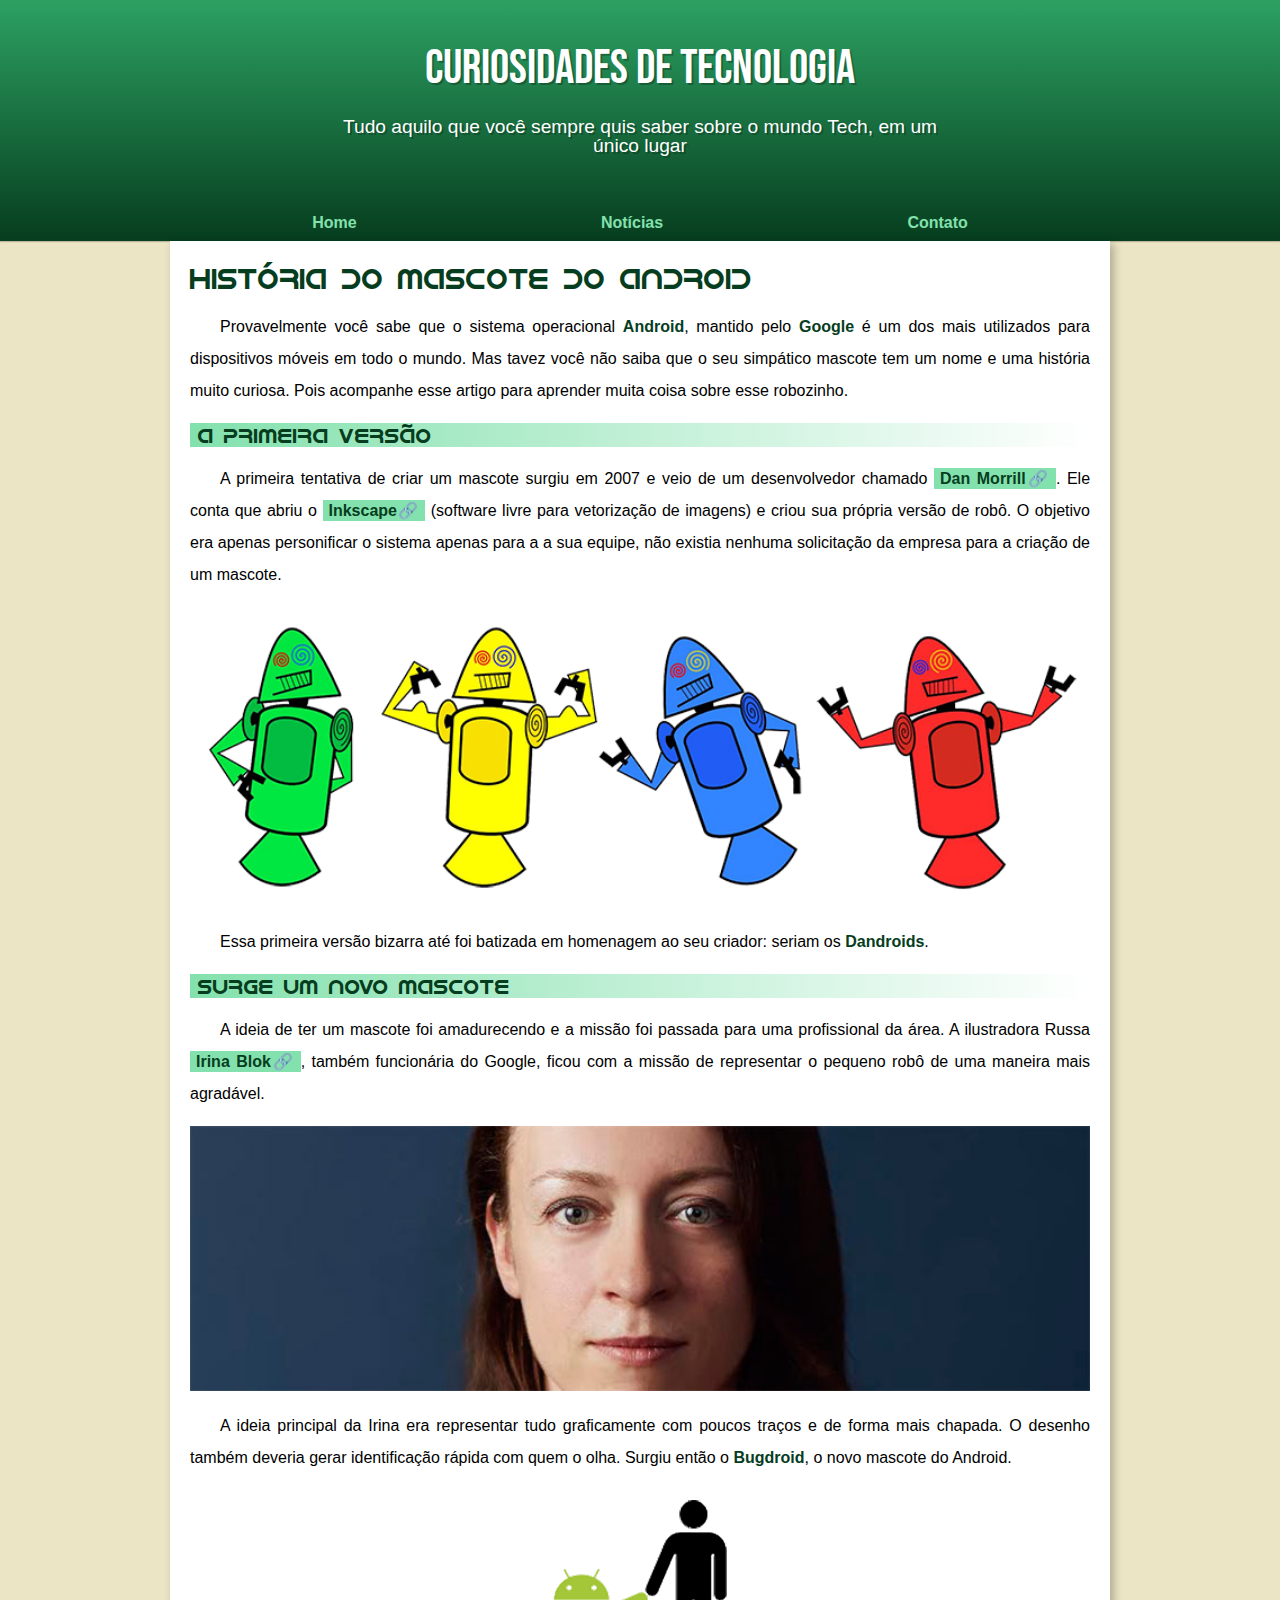
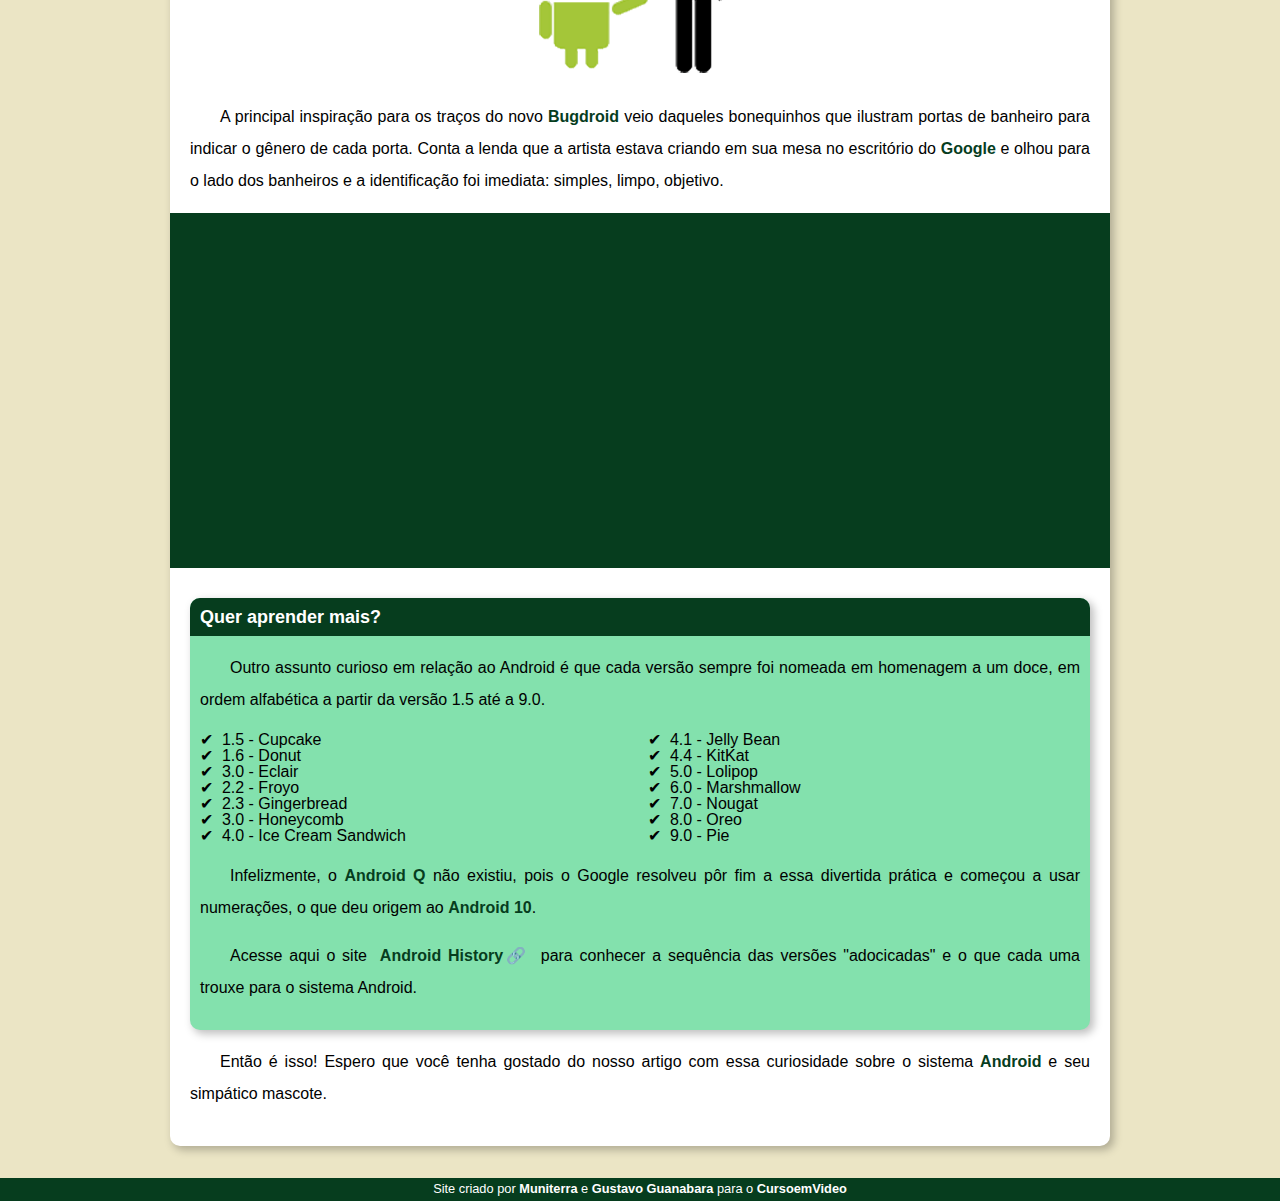
<file: android/index.html>
<!DOCTYPE html>
<html lang="pt-BR">
<head>
    <meta charset="UTF-8">
    <meta http-equiv="X-UA-Compatible" content="IE=edge">
    <meta name="viewport" content="width=device-width, initial-scale=1.0">
    <title>Android</title>
    <link rel="shortcut icon" href="imagens/favicon.ico" type="image/x-icon">
    <link rel="stylesheet" href="estilos/reset.css">
    <link rel="stylesheet" href="estilos/base.css">
    <link rel="stylesheet" href="estilos/cabecalho.css">
    <link rel="stylesheet" href="estilos/conteudo.css">
    <link rel="stylesheet" href="estilos/rodape.css">
</head>
<body>

    <header class="cabecalho">
        <h1 class="cabecalho__titulo">Curiosidades de tecnologia</h1>
        <p class="cabecalho__subtitulo">Tudo aquilo que você sempre quis saber sobre o mundo Tech, em um único lugar</p>
        <nav class="cabecalho__menu">
            <ul class="cabecalho__lista">
                <li class="cabecalho__item"><a href="#" class="cabecalho__link">Home</a></li>
                <li class="cabecalho__item"><a href="#" class="cabecalho__link">Notícias</a></li>
                <li class="cabecalho__item"><a href="#" class="cabecalho__link">Contato</a></li>
            </ul>
        </nav>
    </header>


    <main class="conteudo">
        <h1 class="conteudo__titulo-principal">História do Mascote do Android</h1>
        <p class="conteudo__texto">Provavelmente você sabe que o sistema operacional <strong class="conteudo__texto--destaque">Android</strong>, mantido pelo <strong class="conteudo__texto--destaque">Google</strong> é um dos mais utilizados para dispositivos móveis em todo o mundo. Mas tavez você não saiba que o seu simpático mascote tem um nome e uma história muito curiosa. Pois acompanhe esse artigo para aprender muita coisa sobre esse robozinho.</p>


        <h2 class="conteudo__titulo-secundario">A primeira versão</h2>
        <p class="conteudo__texto">A primeira tentativa de criar um mascote surgiu em 2007 e veio de um desenvolvedor chamado <a href="https://androidcommunity.com/dan-morrill-shows-us-the-android-mascot-that-almost-was-20130103/" target="_blank" class="conteudo__texto--link">Dan Morrill</a>. Ele conta que abriu o <a href="https://inkscape.org/pt-br/" target="_blank" class="conteudo__texto--link">Inkscape</a> (software livre para vetorização de imagens) e criou sua própria versão de robô. O objetivo era apenas personificar o sistema apenas para a a sua equipe, não existia nenhuma solicitação da empresa para a criação de um mascote.</p>

        <picture class="conteudo__container-imagem">
            <source class="conteudo__imagem-responsiva" media="(min-width: 30rem)" srcset="imagens/dan-droids.png">
            <img src="imagens/dan-droids-pq.png" alt="Primeiro mascote do Android" class="conteudo__imagem-responsiva">
        </picture>

        <p class="conteudo__texto">Essa primeira versão bizarra até foi batizada em homenagem ao seu criador: seriam os <strong class="conteudo__texto--destaque">Dandroids</strong>.</p>


        <h2 class="conteudo__titulo-secundario">Surge um novo mascote</h2>
        <p class="conteudo__texto">A ideia de ter um mascote foi amadurecendo e a missão foi passada para uma profissional da área. A ilustradora Russa <a href="https://www.irinablok.com/android" target="_blank" class="conteudo__texto--link">Irina Blok</a>, também funcionária do Google, ficou com a missão de representar o pequeno robô de uma maneira mais agradável.</p>

        <picture class="conteudo__container-imagem">
            <source class="conteudo__imagem-responsiva" media="(min-width: 35rem)" srcset="imagens/irina-blok.jpg">
            <img src="imagens/irina-blok-pq.jpg" alt="Irina Blok, criadora do Bugdroid" class="conteudo__imagem-responsiva">
        </picture>

        <p class="conteudo__texto">A ideia principal da Irina era representar tudo graficamente com poucos traços e de forma mais chapada. O desenho também deveria gerar identificação rápida com quem o olha. Surgiu então o <strong class="conteudo__texto--destaque">Bugdroid</strong>, o novo mascote do Android.</p>

        <div class="conteudo__container-centro"><img src="imagens/bugdroid.png" alt="Bugdroid" class="conteudo__imagem"></div>

        <p class="conteudo__texto">A principal inspiração para os traços do novo <strong class="conteudo__texto--destaque">Bugdroid</strong> veio daqueles bonequinhos que ilustram portas de banheiro para indicar o gênero de cada porta. Conta a lenda que a artista estava criando em sua mesa no escritório do <strong class="conteudo__texto--destaque">Google</strong> e olhou para o lado dos banheiros e a identificação foi imediata: simples, limpo, objetivo.</p>


        <div class="conteudo__container-centro conteudo__container-iframe">
            <iframe width="560" height="315" src="https://www.youtube.com/embed/l2UDgpLz20M" title="YouTube video player" frameborder="0" allow="accelerometer; autoplay; clipboard-write; encrypted-media; gyroscope; picture-in-picture" allowfullscreen class="conteudo__iframe"></iframe>
        </div>


        <aside class="conteudo__saber-mais">
            <h3 class="conteudo__titulo-terciario">Quer aprender mais?</h3>
            <p class="conteudo__texto">Outro assunto curioso em relação ao Android é que cada versão sempre foi nomeada em homenagem a um doce, em ordem alfabética a partir da versão 1.5 até a 9.0.</p>
            <ul class="conteudo__lista">
                <li class="conteudo__item">1.5 - Cupcake</li>
                <li class="conteudo__item">1.6 - Donut</li>
                <li class="conteudo__item">3.0 - Eclair</li>
                <li class="conteudo__item">2.2 - Froyo</li>
                <li class="conteudo__item">2.3 - Gingerbread</li>
                <li class="conteudo__item">3.0 - Honeycomb</li>
                <li class="conteudo__item">4.0 - Ice Cream Sandwich</li>
                <li class="conteudo__item">4.1 - Jelly Bean</li>
                <li class="conteudo__item">4.4 - KitKat</li>
                <li class="conteudo__item">5.0 - Lolipop</li>
                <li class="conteudo__item">6.0 - Marshmallow</li>
                <li class="conteudo__item">7.0 - Nougat</li>
                <li class="conteudo__item">8.0 - Oreo</li>
                <li class="conteudo__item">9.0 - Pie</li>
            </ul>
            <p class="conteudo__texto">Infelizmente, o <strong class="conteudo__texto--destaque">Android Q</strong> não existiu, pois o Google resolveu pôr fim a essa divertida prática e começou a usar numerações, o que deu origem ao <strong class="conteudo__texto--destaque">Android 10</strong>.</p>
            <p class="conteudo__texto">Acesse aqui o site <a href="https://www.android.com/intl/en_uk/history/#/donut" target="_blank" class="conteudo__texto--link">Android History</a> para conhecer a sequência das versões "adocicadas" e o que cada uma trouxe para o sistema Android.</p>
        </aside>


        <p class="conteudo__texto">Então é isso! Espero que você tenha gostado do nosso artigo com essa curiosidade sobre o sistema <strong class="conteudo__texto--destaque">Android</strong> e seu simpático mascote.</p>
    </main>

    <footer class="rodape">
        <p class="rodape__notas">Site criado por <a class="rodape__link" href="https://github.com/muniterra" target="_blank">Muniterra</a> e <a class="rodape__link" href="https://gustavoguanabara.github.io/" target="_blank">Gustavo Guanabara</a> para o <a class="rodape__link" href="https://www.youtube.com/cursoemvideo" target="_blank">CursoemVideo</a></p>
    </footer>
</body>
</html>
</file>
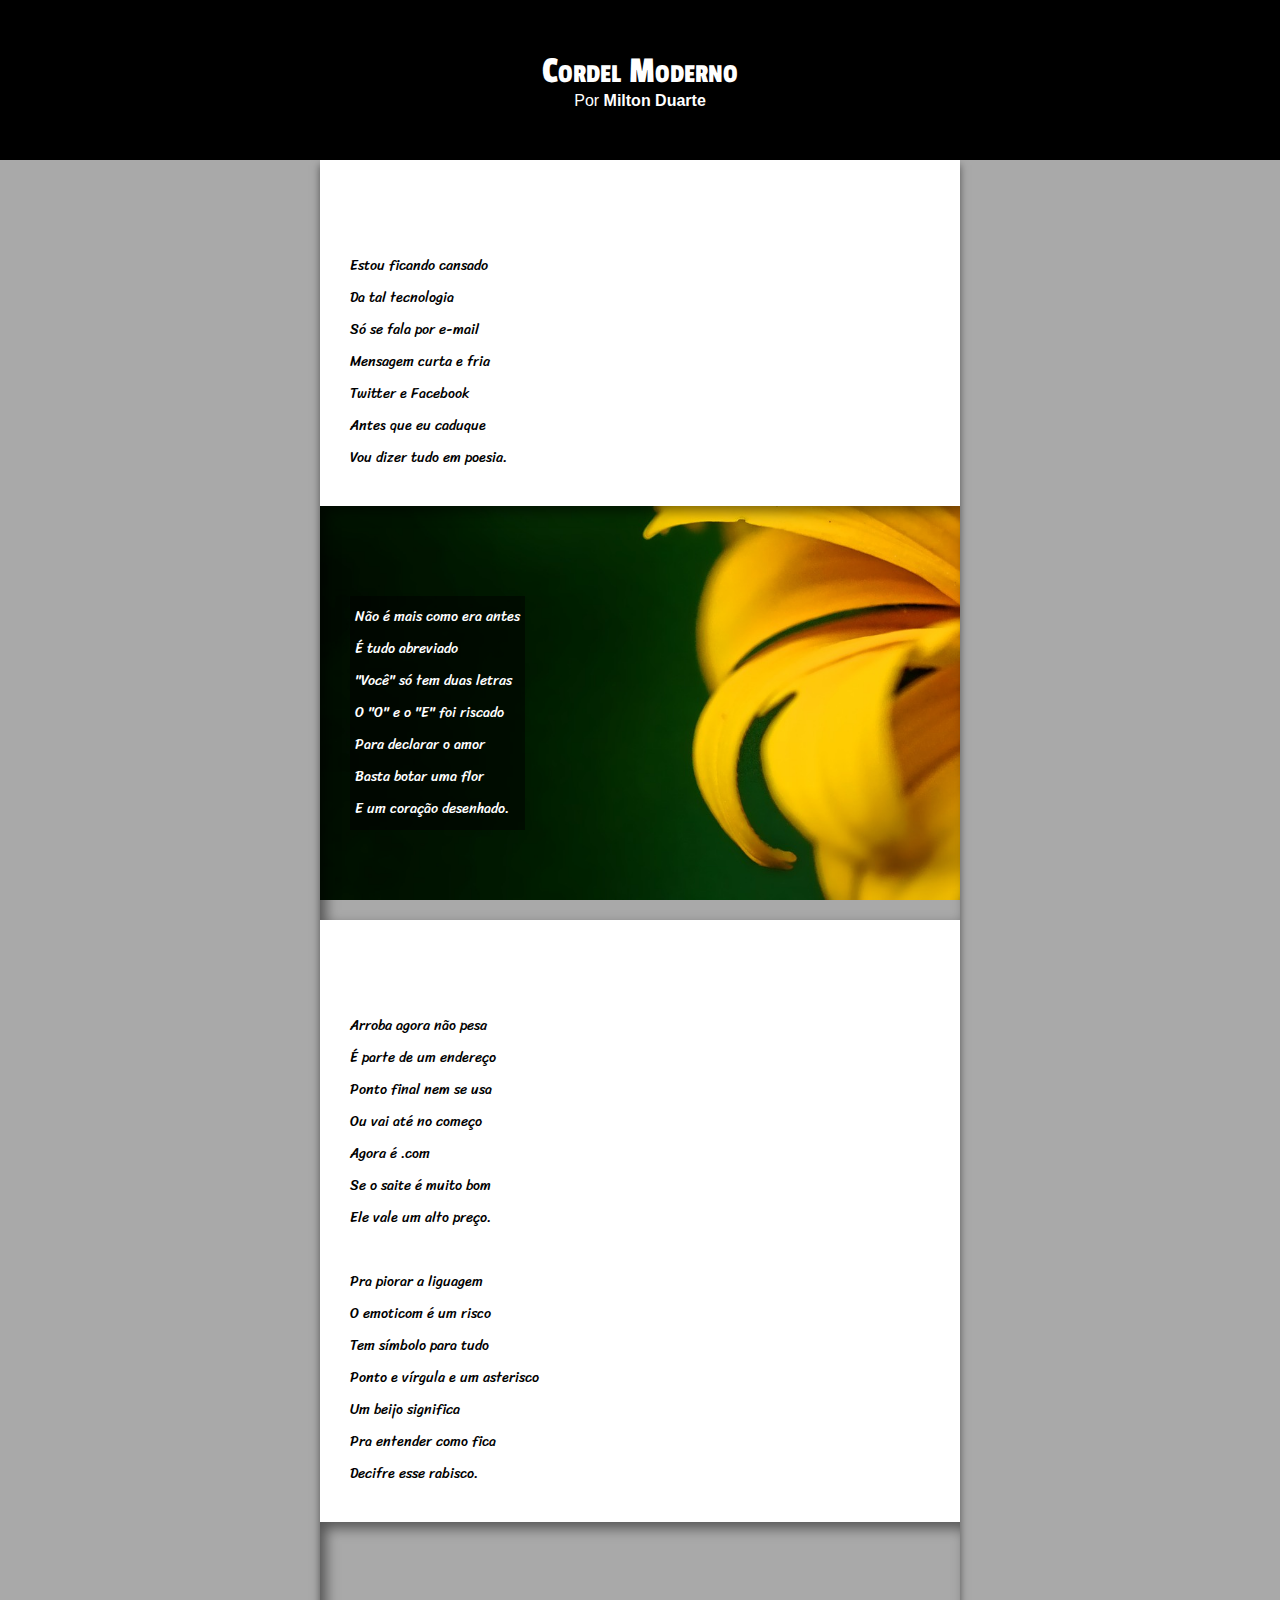
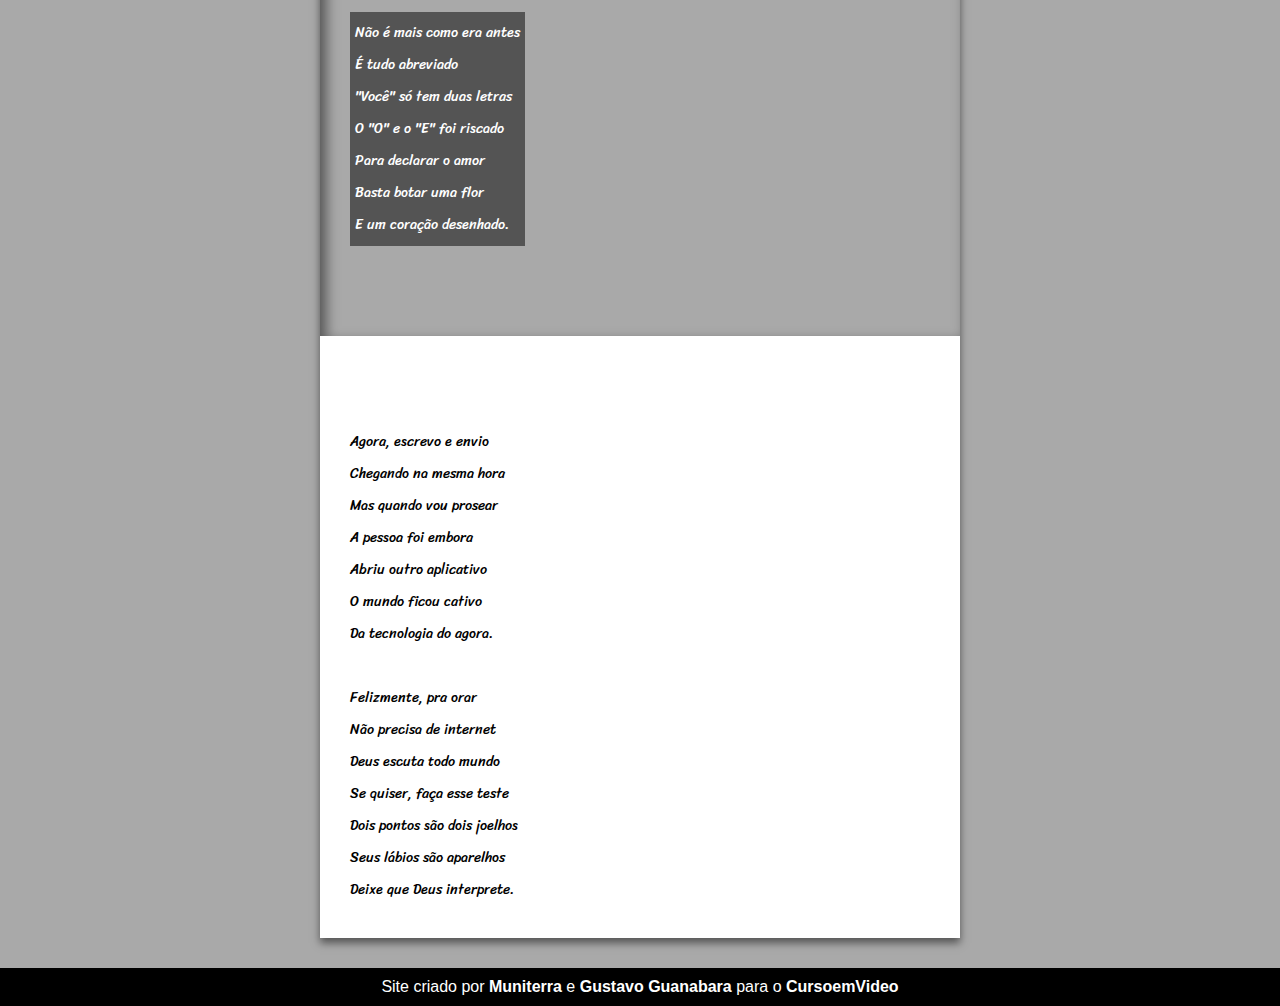
<file: cordel/index.html>
<!DOCTYPE html>
<html lang="pt-BR">
<head>
    <meta charset="UTF-8">
    <meta http-equiv="X-UA-Compatible" content="IE=edge">
    <meta name="viewport" content="width=device-width, initial-scale=1.0">
    <title>Cordel</title>
    <link rel="stylesheet" href="estilos/reset.css">
    <link rel="stylesheet" href="estilos/base.css">
    <link rel="stylesheet" href="estilos/cabecalho.css">
    <link rel="stylesheet" href="estilos/conteudo.css">
    <link rel="stylesheet" href="estilos/rodape.css">
</head>
<body>
    <header class="cabecalho">
        <h1 class="cabecalho__titulo">Cordel Moderno</h1>
        <p class="cabecalho__subtitulo">Por <a href="https://www.recantodasletras.com.br/poesias/3186743" target="_blank" class="cabecalho__link">Milton Duarte</a></p>
    </header>

    <main class="conteudo">
        <section class="conteudo__secao">
            <p class="conteudo__texto">
                Estou ficando cansado <br>
                Da tal tecnologia <br>
                Só se fala por e-mail <br>
                Mensagem curta e fria <br>
                Twitter e Facebook <br>
                Antes que eu caduque <br>
                Vou dizer tudo em poesia.
            </p>
        </section>

        <section class="conteudo__secao conteudo__secao-imagem1">
            <p class="conteudo__texto">
                Não é mais como era antes <br>
                É tudo abreviado <br>
                "Você" só tem duas letras <br>
                O "O" e o "E" foi riscado <br>
                Para declarar o amor <br>
                Basta botar uma flor <br>
                E um coração desenhado.
            </p>
        </section>

        <section class="conteudo__secao">
            <p class="conteudo__texto">
                Arroba agora não pesa <br>
                É parte de um endereço <br>
                Ponto final nem se usa <br>
                Ou vai até no começo <br>
                Agora é .com <br>
                Se o saite é muito bom <br>
                Ele vale um alto preço.
            </p>
            <p class="conteudo__texto">
                Pra piorar a liguagem <br>
                O emoticom é um risco <br>
                Tem símbolo para tudo <br>
                Ponto e vírgula e um asterisco <br>
                Um beijo significa <br>
                Pra entender como fica <br>
                Decifre esse rabisco.
            </p>
        </section>

        <section class="conteudo__secao conteudo__secao-imagem2">
            <p class="conteudo__texto">
                Não é mais como era antes <br>
                É tudo abreviado <br>
                "Você" só tem duas letras <br>
                O "O" e o "E" foi riscado <br>
                Para declarar o amor <br>
                Basta botar uma flor <br>
                E um coração desenhado.
            </p>
        </section>

        <section class="conteudo__secao">
            <p class="conteudo__texto">
                Agora, escrevo e envio <br>
                Chegando na mesma hora <br>
                Mas quando vou prosear <br>
                A pessoa foi embora <br>
                Abriu outro aplicativo <br>
                O mundo ficou cativo <br>
                Da tecnologia do agora.
            </p>
            <p class="conteudo__texto">
                Felizmente, pra orar <br>
                Não precisa de internet <br>
                Deus escuta todo mundo <br>
                Se quiser, faça esse teste <br>
                Dois pontos são dois joelhos <br>
                Seus lábios são aparelhos <br>
                Deixe que Deus interprete.
            </p>
        </section>
    </main>

    <footer class="rodape">
        <p class="rodape__notas">Site criado por <a class="rodape__link" href="https://github.com/muniterra" target="_blank">Muniterra</a> e <a class="rodape__link" href="https://gustavoguanabara.github.io/" target="_blank">Gustavo Guanabara</a> para o <a class="rodape__link" href="https://www.youtube.com/cursoemvideo" target="_blank">CursoemVideo</a></p>
    </footer>
</body>
</html>
</file>
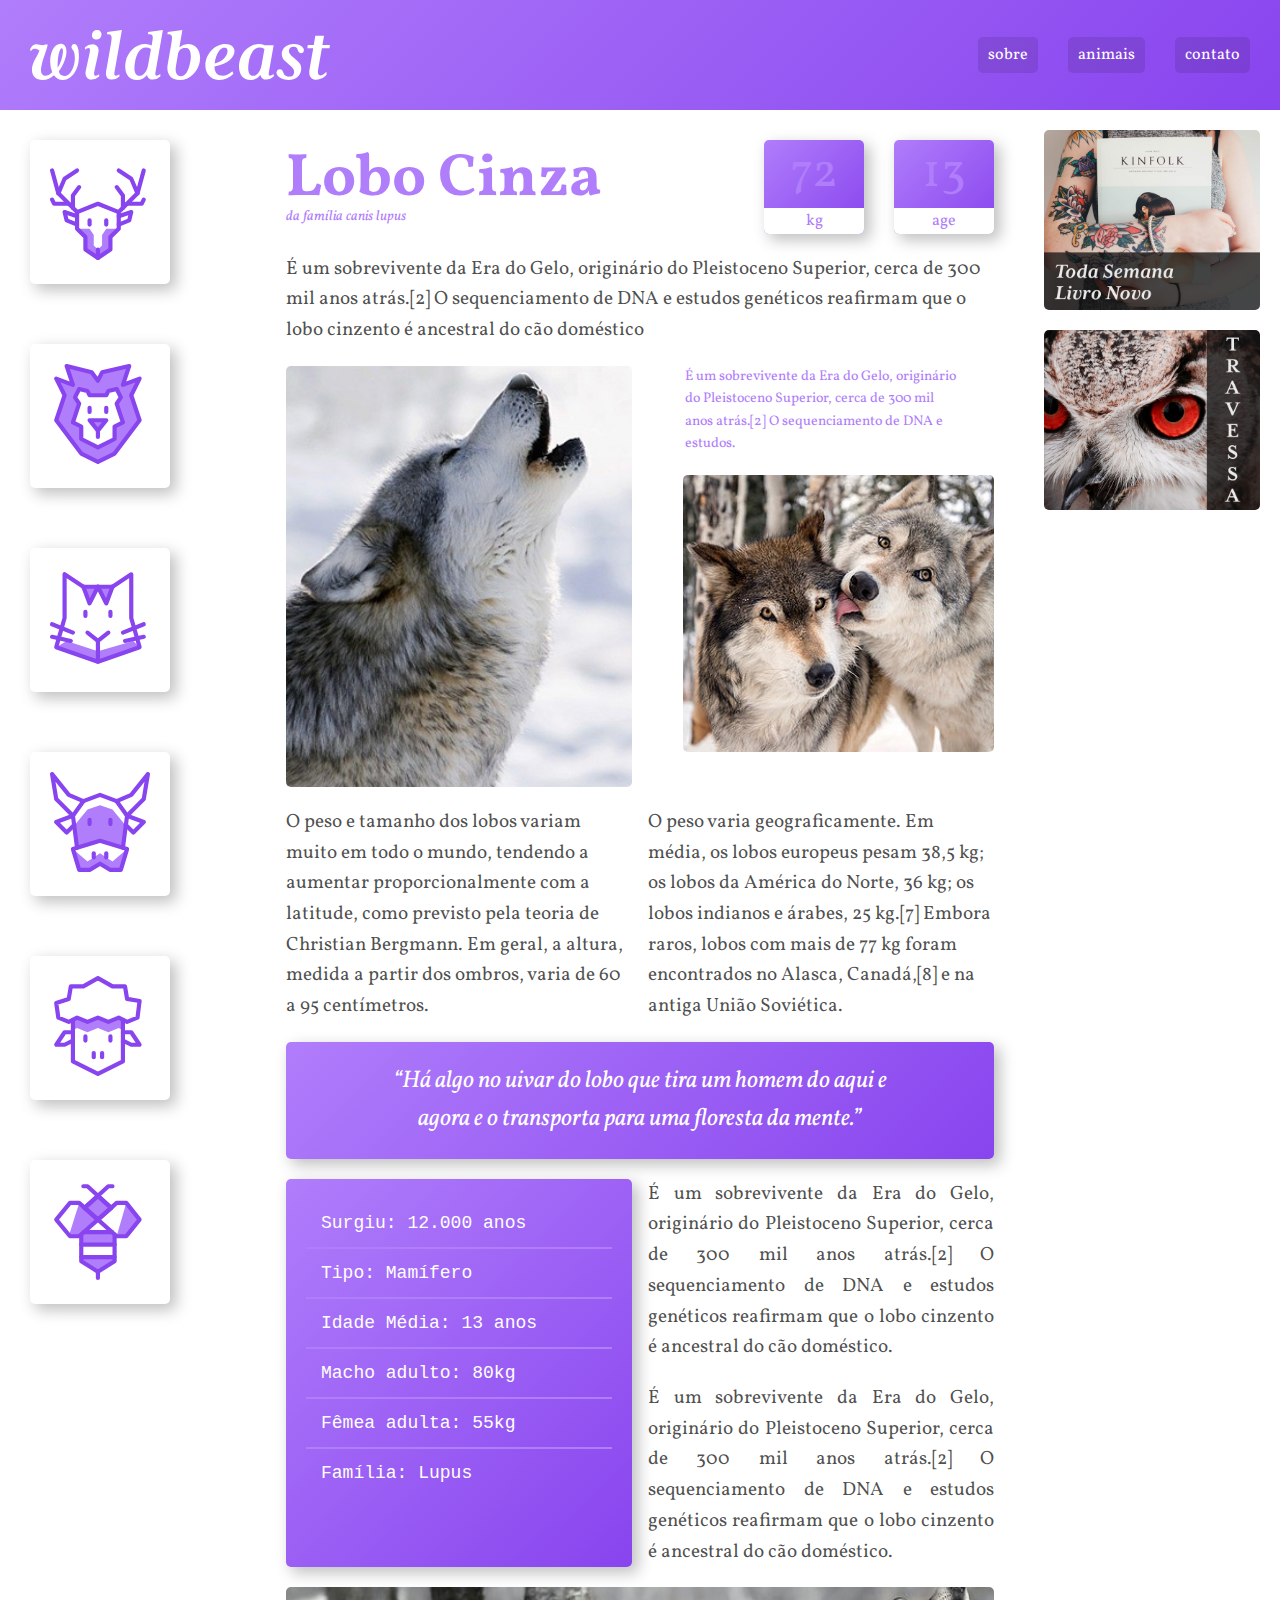
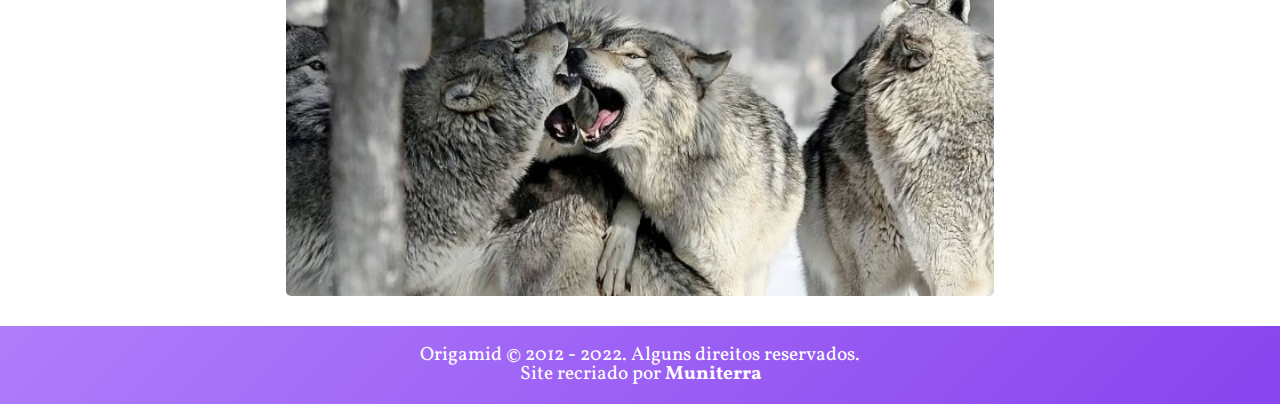
<file: wildbeast/index.html>
<!DOCTYPE html>
<html lang="pt-BR">
<head>
    <meta charset="UTF-8">
    <meta http-equiv="X-UA-Compatible" content="IE=edge">
    <meta name="viewport" content="width=device-width, initial-scale=1.0">
    <title>WildBeast</title>
    <link rel="stylesheet" href="estilos/reset.css">
    <link rel="stylesheet" href="estilos/base.css">
    <link rel="stylesheet" href="estilos/cabecalho.css">
    <link rel="stylesheet" href="estilos/principal.css">
    <link rel="stylesheet" href="estilos/principal/nav.css">
    <link rel="stylesheet" href="estilos/principal/conteudo.css">
    <link rel="stylesheet" href="estilos/principal/anuncios.css">
    <link rel="stylesheet" href="estilos/rodape.css">
</head>
<body>
    <header class="cabecalho">
        <img src="imagens/icons/wildbeast.svg" alt="Wild Beast logo" class="cabecalho__logo">
        <nav class="cabecalho__menu">
            <ul class="cabecalho__lista">
                <li class="cabecalho__item"><a href="#" class="cabecalho__link">Sobre</a></li>
                <li class="cabecalho__item"><a href="#" class="cabecalho__link">Animais</a></li>
                <li class="cabecalho__item"><a href="#" class="cabecalho__link">Contato</a></li>
            </ul>
        </nav>
    </header>

    <div class="principal">
        <nav class="nav">
            <ul class="nav__lista">
                <li class="nav__item"><a href="#" class="nav__link"><img src="imagens/icons/cervo.svg" alt="Cervo" class="nav__svg"></a></li>
                <li class="nav__item"><a href="#" class="nav__link"><img src="imagens/icons/leao.svg" alt="Leão" class="nav__svg"></a></li>
                <li class="nav__item"><a href="#" class="nav__link"><img src="imagens/icons/gato.svg" alt="Gato" class="nav__svg"></a></li>
                <li class="nav__item"><a href="#" class="nav__link"><img src="imagens/icons/vaca.svg" alt="Vaca" class="nav__svg"></a></li>
                <li class="nav__item"><a href="#" class="nav__link"><img src="imagens/icons/ovelha.svg" alt="Ovelha" class="nav__svg"></a></li>
                <li class="nav__item"><a href="#" class="nav__link"><img src="imagens/icons/abelha.svg" alt="Abelha" class="nav__svg"></a></li>
            </ul>
        </nav>

        <main class="conteudo">
            <div class="conteudo__titulo">
                <h1 class="conteudo__titulo-principal">Lobo Cinza</h1>
                <p class="conteudo__subtitulo">da família canis lupus</p>
            </div>
            <div class="conteudo__caracteristicas-container">
                <p class="conteudo__caracteristicas">72 <span class="conteudo__medidas">kg</span></p>
                <p class="conteudo__caracteristicas">13 <span class="conteudo__medidas">age</span></p>
            </div>

            <p class="conteudo__texto conteudo__texto--span">É um sobrevivente da Era do Gelo, originário do Pleistoceno Superior, cerca de 300 mil anos atrás.[2] O sequenciamento de DNA e estudos genéticos reafirmam que o lobo cinzento é ancestral do cão doméstico</p>
            <img src="imagens/wolf1.jpg" alt="Wolf 1" class="conteudo__imagem conteudo__imagem--wolf1">
            <div class="conteudo__agrup">
                <p class="conteudo__texto conteudo__texto--destaque">É um sobrevivente da Era do Gelo, originário do Pleistoceno Superior, cerca de 300 mil anos atrás.[2] O sequenciamento de DNA e estudos.</p>
                <img src="imagens/wolf2.jpg" alt="Wolf 2" class="conteudo__imagem conteudo__imagem--wolf2">
            </div>
            <p class="conteudo__texto">O peso e tamanho dos lobos variam muito em todo o mundo, tendendo a aumentar proporcionalmente com a latitude, como previsto pela teoria de Christian Bergmann. Em geral, a altura, medida a partir dos ombros, varia de 60 a 95 centímetros.</p>
            <p class="conteudo__texto">O peso varia geograficamente. Em média, os lobos europeus pesam 38,5 kg; os lobos da América do Norte, 36 kg; os lobos indianos e árabes, 25 kg.[7] Embora raros, lobos com mais de 77 kg foram encontrados no Alasca, Canadá,[8] e na antiga União Soviética.</p>

            <blockquote class="conteudo__citacao"><p class="conteudo__texto conteudo__texto--cit">“Há algo no uivar do lobo que tira um homem do aqui e agora e o transporta para uma floresta da mente.”</p></blockquote>
            <ul class="conteudo__lista">
                <li class="conteudo__item">Surgiu: 12.000 anos</li>
                <li class="conteudo__item">Tipo: Mamífero</li>
                <li class="conteudo__item">Idade Média: 13 anos</li>
                <li class="conteudo__item">Macho adulto: 80kg</li>
                <li class="conteudo__item">Fêmea adulta: 55kg</li>
                <li class="conteudo__item">Família: Lupus</li>
              </ul>

            <div class="conteudo__agrup">
                <p class="conteudo__texto conteudo__texto--agrup">É um sobrevivente da Era do Gelo, originário do Pleistoceno Superior, cerca de 300 mil anos atrás.[2] O sequenciamento de DNA e estudos genéticos reafirmam que o lobo cinzento é ancestral do cão doméstico.</p>
                <p class="conteudo__texto conteudo__texto--agrup">É um sobrevivente da Era do Gelo, originário do Pleistoceno Superior, cerca de 300 mil anos atrás.[2] O sequenciamento de DNA e estudos genéticos reafirmam que o lobo cinzento é ancestral do cão doméstico.</p>
            </div>
            <img src="imagens/wolf3.jpg" alt="Wolf 3" class="conteudo__imagem conteudo__imagem--wolf3">
        </main>

        <aside class="anuncios">
            <img src="imagens/anuncio-1.jpg" alt="Anuncio 1" class="anuncios__imagem">
            <img src="imagens/anuncio-2.jpg" alt="Anuncio 2" class="anuncios__imagem">
        </aside>
    </div>

    <footer class="rodape">
        <p class="rodape__texto">Origamid © 2012 - 2022. Alguns direitos reservados. Site recriado por <a href="https://github.com/muniterra/" class="rodape__link">Muniterra</a></p>
    </footer>
</body>
</html>
</file>
<file: android/estilos/base.css>
@import url('https://fonts.googleapis.com/css2?family=Bebas+Neue&display=swap');
@font-face {
    font-family: Android;
    src: url(../fontes/idroid.otf);
}

:root {
    --cor1: #FFF;
    --cor2: #EBE5C5;
    --cor3: #83E1AD;
    --cor4: #2CA162;
    --cor5: #063D1E;
    
    --fonte-base: Arial, Verdana, Helvetica, sans-serif;
    --fonte-decorativa: Android, cursive;
    --fonte-destaque: 'Bebas Neue', cursive;

    --text-shadow: 0.125rem 0.125rem 0rem #00000040;
}

body {
    background-color: var(--cor2);
    box-sizing: border-box;
    font-family: var(--fonte-base);
}
</file>
<file: android/estilos/cabecalho.css>
.cabecalho {
    background-image: linear-gradient(to bottom, var(--cor4), var(--cor5));
    box-shadow: 0 0.063rem 0.063rem #00000040;
    padding-top: 2.5rem;
    text-align: center;
}

.cabecalho__item{
    flex-grow: 1;
}

.cabecalho__link {
    color: var(--cor3);
    font-weight: 700;
    text-decoration: none;
    transition: 0.25s;
}

.cabecalho__link:hover {
    color: var(--cor4);
    text-shadow: var(--text-shadow);
}

.cabecalho__lista {
    display: flex;
    justify-content: space-evenly;
    padding: 0.625rem 0;
}

.cabecalho__subtitulo {
    color: var(--cor1);
    font-size: 1.2rem;
    font-weight: 400;
    max-width: 37.5rem;
    margin: 0 auto;
    padding: 0 0.625rem 3.125rem;
    text-shadow: var(--text-shadow);
}

.cabecalho__titulo {
    color: var(--cor1);
    font: 400 3rem var(--fonte-destaque);
    margin-bottom: 1.25rem;
    text-shadow: var(--text-shadow);
}

@media screen and (min-width: 50rem) {
    .cabecalho__menu {
        margin: auto;
        max-width: 56.25rem;
    }
}
</file>
<file: android/estilos/conteudo.css>
.conteudo {
    background-color: var(--cor1);
    border-radius: 0 0 0.625rem 0.625rem;
    box-shadow: 0.188rem 0.188rem 0.5rem #00000040;
    margin: 0 auto;
    max-width: 56.25rem;
    padding: 1.25rem;
}

.conteudo__container-centro {
    display: flex;
    justify-content: center;
}

.conteudo__container-iframe{
    background-color: var(--cor5);
    margin-bottom: 1.875rem;
    padding: 1.25rem;
    transform: translateX(-1.25rem);
    width: 100%;
}

.conteudo__iframe {
    width: 90%;
}

.conteudo__imagem-responsiva {
    width: 100%;
}

.conteudo__lista {
    columns: 2;
    list-style-position: inside;
}

.conteudo__saber-mais {
     background-color: var(--cor3);
     border-radius: 0.625rem;
     box-shadow: 0.188rem 0.188rem 0.5rem #00000040;
     padding: 0.625rem;
}

.conteudo__texto {
    line-height: 2rem;
    text-align: justify;
    text-indent: 1.875rem;
    margin: 1rem 0;
}

.conteudo__texto--destaque {
    color: var(--cor5);
    font-weight: 700;
}

.conteudo__texto--link {
    background-color: var(--cor3);
    color: var(--cor5);
    font-weight: 700;
    padding: 0.125rem 0.375rem;
    text-decoration: none;
}

.conteudo__texto--link::after {
    content: '\1F517';
}

.conteudo__titulo-principal {
    color: var(--cor5);
    font: 400 1.8rem var(--fonte-decorativa);
    text-align: center;
}

.conteudo__titulo-secundario {
    background-image: linear-gradient(to right, var(--cor3), var(--cor1));
    color: var(--cor5);
    font: 400 1.3rem var(--fonte-decorativa);
    padding-left: 0.5rem;
}

.conteudo__titulo-terciario {
    background-color: var(--cor5);
    border-radius: 0.625rem 0.625rem 0 0;
    color: var(--cor1);
    font-size: 1.125rem;
    font-weight: 700;
    margin: -0.625rem -0.625rem 0 -0.625rem;
    padding: 0.625rem;
}

@media screen and (min-width: 34.375rem) {
    .conteudo__lista {
        list-style-type: '\2714\00A0\00A0';
    }
}

@media screen and (min-width: 40.625rem) {
    .conteudo__titulo-principal {
        text-align: left;
    }
}
</file>
<file: android/estilos/rodape.css>
.rodape {
    background-color: var(--cor5);
    color: var(--cor1);
    font-size: 0.8rem;
    margin-top: 2rem;
    padding: 0.313rem;
    text-align: center;
}

.rodape__link {
    color: var(--cor1);
    font-weight: 700;
    text-decoration: none;
    transition: 0.25s;
}

.rodape__link:hover {
    color: var(--cor3);
    text-decoration: underline;
}
</file>
<file: cordel/estilos/base.css>
@import url('https://fonts.googleapis.com/css2?family=Sriracha&display=swap');
@import url('https://fonts.googleapis.com/css2?family=Passion+One:wght@700&display=swap');

:root {
    --fonte-padrao: Verdana, Geneva, Tahoma, sans-serif;
    --fonte-destaque: 'Passion One', cursive;
    --fonte-texto: 'Sriracha', cursive;
}

body {
    background-color: darkgray;
    box-sizing: border-box;
    font: 400 1rem var(--fonte-padrao);
}
</file>
<file: cordel/estilos/cabecalho.css>
.cabecalho {
    background-color: black;
    color: white;
    padding: 3.125rem 0;
    text-align: center;
}

.cabecalho__titulo {
    font-family: var(--fonte-destaque);
    font-size: 2.375rem;
    font-variant: small-caps;
}
.cabecalho__link {
    color: white;
    font-weight: 700;
    text-decoration: none;
}

.cabecalho__link:hover {
    text-decoration: underline;
}
</file>
<file: cordel/estilos/conteudo.css>
.conteudo {
    box-shadow: 0 0.313rem 0.5rem #00000080;
    font-family: var(--fonte-texto);
    font-size: 0.875rem;
    line-height: 2rem;
    margin: 0 auto 1.875rem;
    max-width: 40rem;
}

.conteudo__secao {
    padding: 10vh 0 0 1.875rem;
}

.conteudo__secao:nth-child(even) {
    background-attachment: fixed;
    background-position: right center;;
    background-size: cover;
    box-shadow: inset 0.375rem 0.375rem 0.813rem #00000080;
    padding-bottom: 10vh;
}

.conteudo__secao:nth-child(even) .conteudo__texto {
    color: white;
    background-color: #00000080;
    display: inline-block;
    padding: 0.313rem;
}

.conteudo__secao:nth-child(odd) {
    background-color: white;
    color: black;
}

.conteudo__secao-imagem1 {
    background-image: url(../imagens/background001.jpg);
}

.conteudo__secao-imagem2 {
    background-image: url(../imagens/background002.jpg);
}

.conteudo__texto {
    padding-bottom: 2rem;
}
</file>
<file: cordel/estilos/rodape.css>
.rodape {
    background-color: black;
    color: white;
    padding: 0.625rem;
    text-align: center;
}

.rodape__link {
    color: white;
    font-weight: 700;
    text-decoration: none;
}

.rodape__link:hover {
    text-decoration: underline;
}
</file>
<file: wildbeast/estilos/base.css>
@import url('https://fonts.googleapis.com/css2?family=Vollkorn:wght@400;500;600;700;800;900&display=swap');

:root {
    --cor1: #fff;
    --cor2: #b07dfb;
    --cor3: #8844ee;
    
    --fonte-padrao: 'Vollkorn', serif;
}

body {
    box-sizing: border-box;
    font-family: var(--fonte-padrao);
}
</file>
<file: wildbeast/estilos/cabecalho.css>
.cabecalho {
    align-items: center;
    background-image: linear-gradient(135deg, var(--cor2), var(--cor3));
    display: flex;
    flex-direction: column;
    padding: 1.875rem;
}

.cabecalho__item {
    background-color: #0000001a;
    border-radius: 0.313rem;
    padding: 0.625rem;
    transition: 0.25s;
}

.cabecalho__item:hover {
    background-color: #00000060;
}

.cabecalho__item ~ .cabecalho__item {
    margin-left: 1.875rem;
}

.cabecalho__link {
    color: var(--cor1);
    text-decoration: none;
    text-transform: lowercase;
}

.cabecalho__lista {
    display: flex;
}

.cabecalho__logo {
    margin-bottom: 1.875rem;
    max-width: 18.75rem;
}

/*.cabecalho__menu {
    max-width: 21.875rem;
}*/

@media screen and (min-width: 47.5rem) {
    .cabecalho {
        align-content: center;
        flex-direction: row;
        justify-content: space-between;
    }

    .cabecalho__logo {
        margin-bottom: 0;
    }
}
</file>
<file: wildbeast/estilos/principal.css>
.principal {
    display: grid;
    grid-template-columns: 1fr;
    grid-template-areas: 
        "nav"
        "main"
        "anuncios"
}

@media screen and (min-width: 47.5rem) {
    .principal {
        grid-template-columns: minmax(10rem, 1fr) 3fr 18.75rem;
        grid-template-areas: 
            "nav main main"
            "nav anuncios anuncios"
    }
}

@media screen and (min-width: 75rem) {
    .principal {
        grid-template-columns: minmax(10rem, 1fr) 3fr 1fr;
        grid-template-areas: 
            "nav main anuncios"
    }
}
</file>
<file: wildbeast/estilos/principal/nav.css>
.nav {
    grid-area: nav;
    overflow-x: auto;
}

.nav__link {
    border-radius: 0.313rem;
    box-shadow: 0.313rem 0.313rem 0.938rem 0 #00000040;
    display: block;
    margin: 1.875rem;
    max-width: 6.25rem;
    min-width: 3.75rem;
    padding: 1.25rem;
    transition: 0.25s;
}

.nav__link:hover {
    background-color: var(--cor2);
}

.nav__lista {
    display: flex;
}

@media screen and (min-width: 47.5rem) {
    .nav__lista {
        flex-direction: column;
    }
}
</file>
<file: wildbeast/estilos/principal/conteudo.css>
.conteudo {
    display: grid;
    column-gap: 1rem;
    grid-area: main;
    grid-template-areas: 
        'titulo'
        'carac';
    padding: 1.875rem;
}

.conteudo__agrup {
    display: flex;
    flex-direction: column;
    align-items: center;
}

.conteudo__caracteristicas {
    background-image: linear-gradient(135deg, var(--cor2), var(--cor3));
    border-radius: 0.313rem;
    box-shadow: 0.313rem 0.313rem 0.938rem 0 #00000040;
    color: var(--cor2);
    font-size: 3rem;
    padding: 0.625rem 0.625rem 0 0.625rem;
    text-align: center;
    width: 5rem;
}

.conteudo__caracteristicas:first-child {
    margin-right: 1.875rem;
}

.conteudo__caracteristicas-container {
    display: flex;
    grid-area: carac;
    place-self: start;
}

.conteudo__citacao {
    background-image: linear-gradient(135deg, var(--cor2), var(--cor3));
    border-radius: 0.313rem;
    box-shadow: 0.313rem 0.313rem 0.938rem 0 #00000040;
    grid-column: 1 / -1;
    margin-top: 1.25rem;
}

.conteudo__imagem {
    border-radius: 0.313rem;
    margin-top: 1.25rem;
    width: 100%;
}

.conteudo__item {
    color: var(--cor1);
    font-family: Courier, monospace;
    font-size: 1.125rem;
    padding: 0.938rem;
}

.conteudo__lista {
    background-image: linear-gradient(135deg, var(--cor2), var(--cor3));
    border-radius: 0.313rem;
    box-shadow: 0.313rem 0.313rem 0.938rem 0 #00000040;
    margin-top: 1.25rem;
    padding: 1.25rem;
}

.conteudo__lista > .conteudo__item ~ .conteudo__item {
    border-top: 0.125rem solid var(--cor2);
}

.conteudo__medidas {
    background-color: var(--cor1);
    border-radius: 0 0 0.313rem 0.313rem;
    color: var(--cor2);
    display: block;
    font-size: 1rem;
    margin-top: 0.625rem;
    padding: 0.313rem 0.625rem;
    transform: translateX(-0.625rem);
    width: 100%;
}

.conteudo__subtitulo {
    color: var(--cor2);
    font-size: 0.875rem;
    font-style: italic;
}

.conteudo__texto{
    color: #000000b3;
    font-size: 1.2rem;
    line-height: 1.6;
    margin-top: 1.25rem;
    text-align: justify;
}

.conteudo__texto--cit {
    color: var(--cor1);
    font-size: 1.5rem;
    font-style: italic;
    margin: 0 auto;
    max-width: 31.25rem;
    padding: 1.25rem;
    text-align: center;

}

.conteudo__texto--destaque {
    color: var(--cor2);
    font-size: 1.1rem;
    max-width: 17rem;
}

.conteudo__texto--span{
    grid-column: 1 / -1;
}

.conteudo__titulo {
    grid-area: titulo;
    margin-bottom: 1.25rem;
    place-self: start;
}

.conteudo__titulo-principal {
    color: var(--cor2);
    font-size: 3.75rem;
    font-weight: 700;
}

@media screen and (min-width: 37.5rem) {
    .conteudo {
        grid-template-columns: 1fr 1fr;
        grid-template-areas: 
        'titulo carac';
    }

    .conteudo__caracteristicas-container {
        place-self: center end;
    }
    
    /*.conteudo__imagem--wolf1 {
        grid-column: 1 / 2;
    }*/

    .conteudo__imagem--wolf2 {
        align-self: flex-end;
        width: 90%;
    }

    .conteudo__imagem--wolf3 {
        grid-column: 1 / -1;
    }

    .conteudo__lista {
        grid-column: 1 / 2;
    }

    .conteudo__texto {
        grid-column: span 1;
        text-align: left;
    }

    .conteudo__texto--agrup {
        text-align: justify;
    }

    .conteudo__texto--cit {
        text-align: center;
    }

    .conteudo__texto--span{
        grid-column: 1 / -1;
    }

    .conteudo__texto--destaque {
        font-size: 0.875rem;
    }

    .conteudo__titulo {
        place-self: center start;
    }
}

@media screen and (min-width: 47.5rem) {
    .conteudo__titulo{
        margin-bottom: 0;
    }
}
</file>
<file: wildbeast/estilos/principal/anuncios.css>
.anuncios { 
    display: flex;
    flex-direction: column;
    grid-area: anuncios;
    padding: 1.25rem;
    row-gap: 1.25rem;
}

.anuncios__imagem { 
    border-radius: 0.313rem;
    max-width: 100%;
}

@media screen and (min-width: 26rem) {
    .anuncios { 
        flex-direction: row;
        justify-content: space-between;
    }

    .anuncios__imagem { 
        width: 45%;
    }
}

@media screen and (min-width: 75rem) {
    .anuncios { 
        flex-direction: column;
        justify-content:flex-start;
    }

    .anuncios__imagem { 
        width: 100%;
    }
}
</file>
<file: wildbeast/estilos/rodape.css>
.rodape { 
    background-image: linear-gradient(135deg, var(--cor2), var(--cor3));
}

.rodape__link { 
    color: var(--cor1);
    font-weight: 700;
    text-decoration: none;
}

.rodape__link:hover { 
    text-decoration: underline;
}

.rodape__texto { 
    color: var(--cor1);
    font-size: 1.2rem;
    margin: 0 auto;
    max-width: 28.125rem;
    padding: 1.25rem;
    text-align: center;
}
</file>
